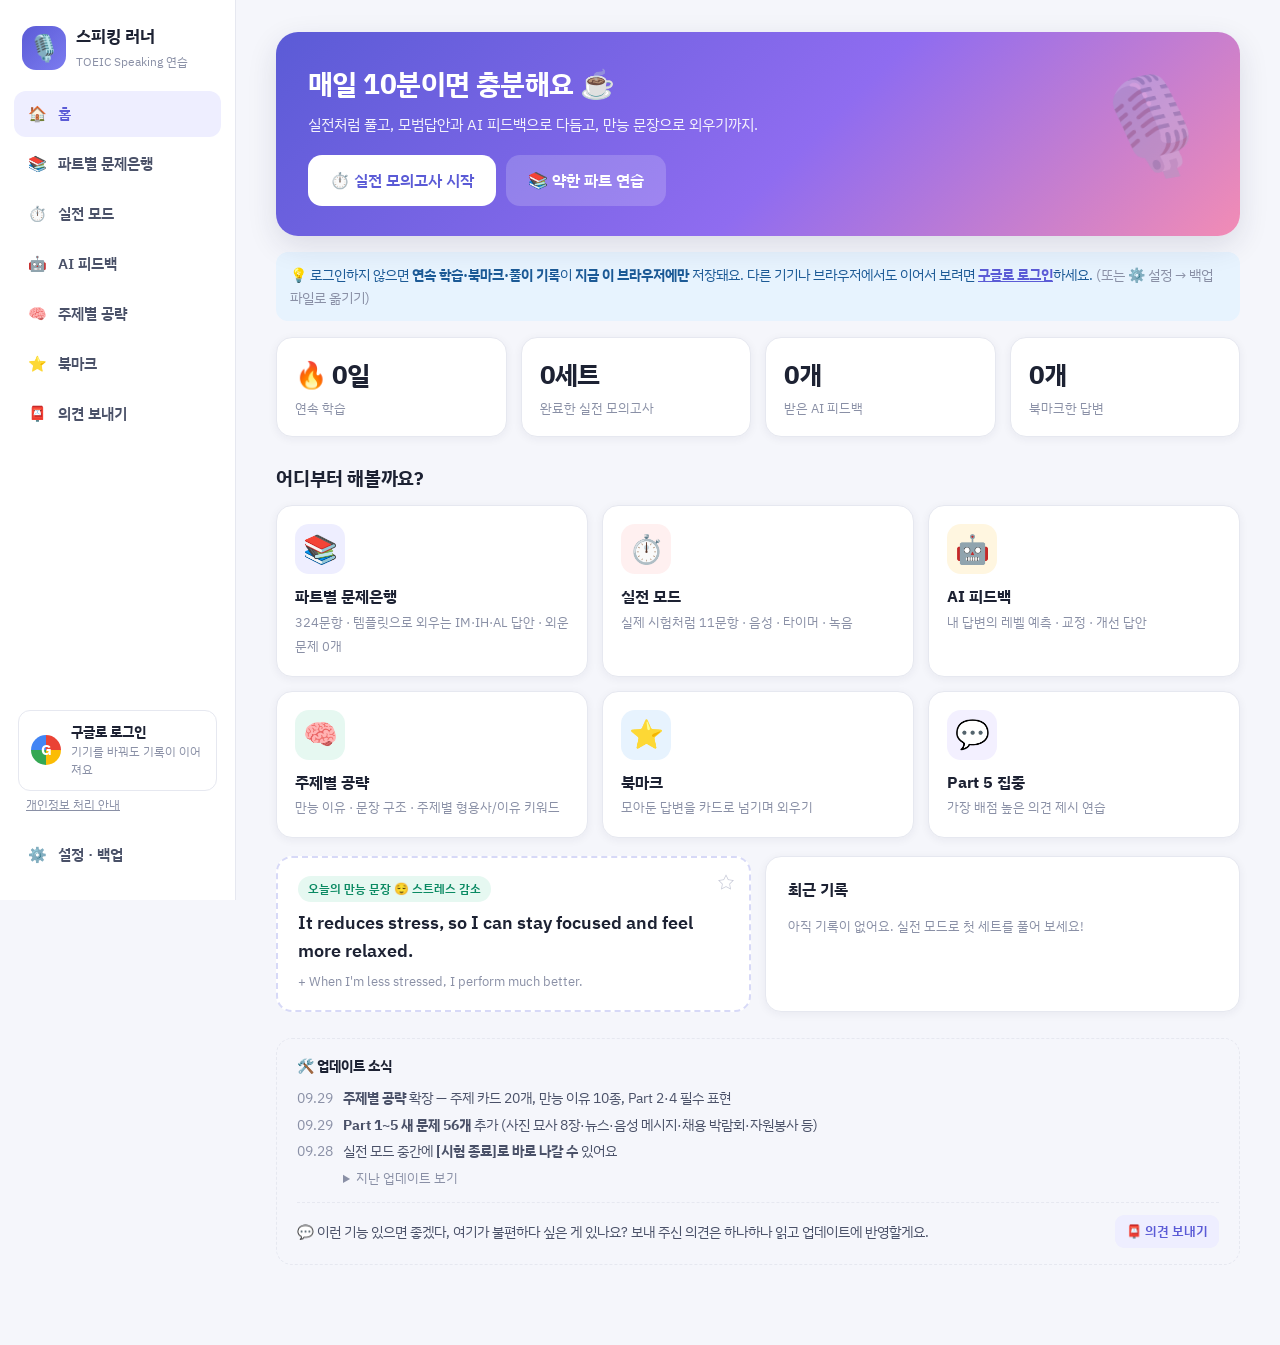
<file: index.html>
<!DOCTYPE html>
<html lang="ko">
<head>
  <meta charset="UTF-8">
  <meta name="viewport" content="width=device-width, initial-scale=1.0">
  <meta http-equiv="Cache-Control" content="no-cache">
  <title>스피킹 러너 · 무료 토익스피킹(토스) 연습 · 모범답안 · 실전 모의고사</title>
  <!-- 검색엔진(구글·네이버) -->
  <meta name="description" content="무료 토익스피킹(토스) 연습 사이트. 실제 시험 화면과 같은 실전 모의고사, 파트별 문제은행과 IM·IH·AL 모범답안, 만능 문장, AI 피드백까지. 가입 없이 바로 시작하세요.">
  <meta name="keywords" content="스피킹 러너, 토스 연습, 토익스피킹 연습, 토스 모범답안, 토익스피킹 모범답안, 토스 만능 답변, 토익스피킹 만능 문장, 토스 모의고사, 토익스피킹 모의고사">
  <meta name="robots" content="index, follow">
  <meta name="google-site-verification" content="pQwYVoPoT9oxBN-feRYFg4t_xcYgm1i5ByrRf6qwfuY">
  <link rel="canonical" href="https://rondangmu.github.io/speaking-runner/">
  <!-- 링크 공유 미리보기 (카톡·블로그·페이스북 = og, 트위터 = twitter) -->
  <meta property="og:type" content="website">
  <meta property="og:site_name" content="스피킹 러너">
  <meta property="og:title" content="스피킹 러너 · 무료 토익스피킹(토스) 연습">
  <meta property="og:description" content="실제 시험 화면과 같은 실전 모의고사, 파트별 모범답안, 만능 문장, AI 피드백까지. 가입 없이 바로 시작하세요.">
  <meta property="og:url" content="https://rondangmu.github.io/speaking-runner/">
  <meta property="og:image" content="https://rondangmu.github.io/speaking-runner/img/og-image.png">
  <meta property="og:image:width" content="1200">
  <meta property="og:image:height" content="630">
  <meta property="og:locale" content="ko_KR">
  <meta name="twitter:card" content="summary_large_image">
  <meta name="twitter:title" content="스피킹 러너 · 무료 토익스피킹(토스) 연습">
  <meta name="twitter:description" content="실전 모의고사 · 파트별 모범답안 · 만능 문장 · AI 피드백. 가입 없이 바로 시작!">
  <meta name="twitter:image" content="https://rondangmu.github.io/speaking-runner/img/og-image.png">
  <script type="application/ld+json">
  {"@context":"https://schema.org","@type":"WebApplication","name":"스피킹 러너","alternateName":"Speaking Runner","url":"https://rondangmu.github.io/speaking-runner/","applicationCategory":"EducationalApplication","operatingSystem":"Web","inLanguage":"ko","description":"무료 토익스피킹(토스) 연습 사이트. 실전 모의고사, 파트별 문제은행과 IM·IH·AL 모범답안, 만능 문장, AI 피드백.","offers":{"@type":"Offer","price":"0","priceCurrency":"KRW"}}
  </script>
  <link rel="stylesheet" href="https://fonts.googleapis.com/css2?family=IBM+Plex+Sans+KR:wght@400;500;600;700&display=swap">
  <link rel="stylesheet" href="css/style.css?v=202609291312">
</head>
<body>
  <div class="app">
    <header class="m-top">
      <button class="menu-btn" id="menuBtn" aria-label="메뉴 열기" aria-expanded="false">☰</button>
      <a class="brand" href="#home"><span class="brand-logo">🎙️</span><span><b>스피킹 러너</b></span></a>
    </header>
    <div class="scrim" id="scrim"></div>
    <aside class="sidebar" id="sidebar">
      <a class="brand" href="#home">
        <span class="brand-logo">🎙️</span>
        <span><b>스피킹 러너</b><small>TOEIC Speaking 연습</small></span>
      </a>
      <nav class="nav">
        <a href="#home" data-nav="home"><span>🏠</span>홈</a>
        <a href="#bank" data-nav="bank"><span>📚</span>파트별 문제은행</a>
        <a href="#mock" data-nav="mock"><span>⏱️</span>실전 모드</a>
        <a href="#feedback" data-nav="feedback"><span>🤖</span>AI 피드백</a>
        <a href="#topics" data-nav="topics"><span>🧠</span>주제별 공략</a>
        <a href="#bookmarks" data-nav="bookmarks"><span>⭐</span>북마크 <em id="bmCount" class="nav-badge"></em></a>
        <a href="#opinion" data-nav="opinion"><span>📮</span>의견 보내기</a>
      </nav>
      <div class="acct" id="acct"></div>
      <button class="nav-settings" id="openSettings"><span>⚙️</span>설정 · 백업</button>
    </aside>
    <main class="main" id="view">
      <!-- 자바스크립트를 읽지 못하는 검색 로봇용 소개 (사이트가 뜨면 바로 실제 화면으로 바뀜) -->
      <h1>스피킹 러너 · 무료 토익스피킹(토스) 연습</h1>
      <p>스피킹 러너는 토익스피킹(토스)을 혼자 준비하는 사람을 위한 무료 연습 사이트예요. 가입 없이 바로 시작할 수 있어요.</p>
      <ul>
        <li><b>실전 모의고사</b> — 실제 토스 시험 화면과 같은 순서·시간으로 11문항을 풀고 녹음해요.</li>
        <li><b>파트별 문제은행</b> — Part 1~5 문제와 IM·IH·AL 수준별 토스 모범답안을 제공해요.</li>
        <li><b>주제별 공략</b> — 어떤 질문에도 쓸 수 있는 토스 만능 답변·만능 문장을 외워요.</li>
        <li><b>AI 피드백</b> — 내 답변을 AI에게 첨삭받아 등급과 고칠 점을 확인해요.</li>
        <li><b>북마크</b> — 외우고 싶은 답변을 모아 카드로 복습해요.</li>
      </ul>
    </main>
  </div>

  <!-- 실전 모드 CBT 화면 -->
  <div id="cbt" class="cbt hidden" aria-live="polite"></div>

  <!-- 모달 -->
  <div id="modal" class="modal hidden"><div class="modal-box" id="modalBox"></div></div>
  <div id="toast" class="toast"></div>

  <script src="js/data-bank.js?v=202609291312"></script>
  <script src="js/data-p1.js?v=202609291312"></script>
  <script src="js/data-p2.js?v=202609291312"></script>
  <script src="js/data-p3.js?v=202609291312"></script>
  <script src="js/data-p4.js?v=202609291312"></script>
  <script src="js/data-p5.js?v=202609291312"></script>
  <script src="js/data-topics.js?v=202609291312"></script>
  <script src="js/data-kits.js?v=202609291312"></script>
  <script src="js/app.js?v=202609291312"></script>
</body>
</html>
</file>
<file: css/style.css>
/* ============ 기본 ============ */
:root {
  --bg: #f5f6fb;
  --card: #ffffff;
  --ink: #1d2233;
  --ink-2: #4a5168;
  --muted: #8a90a6;
  --line: #e6e8f0;
  --primary: #5b5bd6;
  --primary-2: #7c7cf0;
  --primary-soft: #eeeeff;
  --mint: #12b886;
  --mint-soft: #e6f8f1;
  --coral: #ff6b6b;
  --coral-soft: #fff0f0;
  --amber: #f59f00;
  --amber-soft: #fff6e0;
  --sky: #228be6;
  --sky-soft: #e7f3fe;
  --radius: 16px;
  --shadow: 0 2px 10px rgba(30, 35, 70, .06);
  --shadow-lg: 0 10px 30px rgba(30, 35, 70, .12);
}
* { box-sizing: border-box; }
html, body { margin: 0; }
body {
  font-family: 'IBM Plex Sans KR', 'Pretendard', 'Malgun Gothic', 'Apple SD Gothic Neo', -apple-system, 'Segoe UI', sans-serif;
  background: var(--bg); color: var(--ink); font-size: 15px; line-height: 1.6;
  -webkit-font-smoothing: antialiased;
}
button, input, select, textarea { font: inherit; color: inherit; }
a { color: var(--primary); }
.hidden { display: none !important; }

/* ============ 레이아웃 ============ */
.app { display: flex; min-height: 100vh; }
.sidebar {
  width: 236px; flex-shrink: 0; background: var(--card); border-right: 1px solid var(--line);
  padding: 22px 14px; display: flex; flex-direction: column; gap: 18px;
  position: sticky; top: 0; height: 100vh;
}
.brand { display: flex; align-items: center; gap: 10px; text-decoration: none; color: var(--ink); padding: 0 8px; }
.brand-logo { font-size: 26px; width: 44px; height: 44px; display: grid; place-items: center; background: linear-gradient(135deg, var(--primary), var(--primary-2)); border-radius: 14px; }
.brand b { display: block; font-size: 17px; }
.brand small { color: var(--muted); font-size: 12px; }
.nav { display: flex; flex-direction: column; gap: 4px; }
.nav a, .nav-settings {
  display: flex; align-items: center; gap: 10px; padding: 11px 12px; border-radius: 12px;
  text-decoration: none; color: var(--ink-2); font-weight: 600; border: 0; background: none; cursor: pointer; text-align: left;
}
.nav a span, .nav-settings span { width: 22px; text-align: center; }
.nav a:hover, .nav-settings:hover { background: var(--bg); }
.nav a.active { background: var(--primary-soft); color: var(--primary); }
.nav-badge { margin-left: auto; font-style: normal; font-size: 12px; background: var(--amber); color: #fff; border-radius: 99px; padding: 0 8px; }
.nav-badge:empty { display: none; }
.nav-settings { margin-top: 0; }
/* 구글 로그인 · 계정 */
.acct { margin-top: auto; padding: 0 4px; }
.acct-login { width: 100%; display: flex; align-items: center; gap: 10px; padding: 10px 12px; border: 1px solid var(--line); border-radius: 12px; background: var(--card); cursor: pointer; text-align: left; }
.acct-login:hover { background: var(--bg); }
.acct-login:disabled { opacity: .6; cursor: wait; }
.acct-login b, .acct-user b { display: block; font-size: 14px; }
.acct-login small, .acct-user small { display: block; font-size: 11.5px; color: var(--muted); }
.acct .g { width: 30px; height: 30px; flex-shrink: 0; border-radius: 50%; display: grid; place-items: center; font-weight: 700; color: #fff; background: conic-gradient(#ea4335 0 25%, #fbbc05 0 50%, #34a853 0 75%, #4285f4 0); }
.acct-user { display: flex; align-items: center; gap: 10px; padding: 6px 8px; }
.acct-user img { width: 32px; height: 32px; border-radius: 50%; flex-shrink: 0; }
.acct-user b { overflow: hidden; text-overflow: ellipsis; white-space: nowrap; max-width: 160px; }
.acct-links, .acct-privacy { display: block; font-size: 12px; color: var(--muted); padding: 4px 8px 0; }
.acct-links button { border: 0; background: none; color: var(--muted); cursor: pointer; padding: 0; font-size: 12px; text-decoration: underline; }
.acct-privacy { text-decoration: underline; color: var(--muted); }
/* 홈 맨 아래 업데이트 소식 (작고 조용하게) */
.updates { margin-top: 26px; padding: 16px 20px; border: 1px dashed var(--line); border-radius: var(--radius); font-size: 13.5px; color: var(--ink-2); }
.updates h3 { font-size: 14px; margin: 0 0 8px; color: var(--ink); }
.updates ul { list-style: none; margin: 0; padding: 0; }
.updates li { display: flex; gap: 8px; align-items: baseline; padding: 3px 0; line-height: 1.5; }
.up-date { flex-shrink: 0; width: 38px; color: var(--muted); font-variant-numeric: tabular-nums; }
.up-new { flex-shrink: 0; font-size: 10px; font-weight: 700; color: #fff; background: var(--coral, #ff6b6b); border-radius: 4px; padding: 1px 5px; letter-spacing: .03em; }
.updates details summary { cursor: pointer; color: var(--muted); font-size: 12.5px; margin: 4px 0 2px 46px; }
.up-cta { display: flex; align-items: center; gap: 10px; flex-wrap: wrap; margin-top: 12px; padding-top: 12px; border-top: 1px dashed var(--line); }
.up-cta span { flex: 1; min-width: 220px; }
details.adv { margin: 4px 0 6px; padding: 8px 12px; border: 1px dashed var(--line); border-radius: 10px; }
details.adv > summary { cursor: pointer; font-size: 13px; color: var(--muted); font-weight: 600; }
.local-notice { margin: 16px 0 0; line-height: 1.6; }
.link-btn { border: 0; background: none; padding: 0; font: inherit; font-weight: 700; color: var(--primary); text-decoration: underline; cursor: pointer; }
.privacy h3 { margin: 18px 0 6px; } .privacy h3:first-child { margin-top: 0; }
.privacy ul { margin: 0; padding-left: 20px; line-height: 1.7; color: var(--ink-2); }
.main { flex: 1; min-width: 0; padding: 32px 40px 80px; max-width: 1160px; }

/* ============ 공통 컴포넌트 ============ */
.page-head { margin-bottom: 22px; }
.page-head h1 { font-size: 26px; margin: 0 0 4px; letter-spacing: -0.02em; }
.page-head p { margin: 0; color: var(--ink-2); }
.card { background: var(--card); border: 1px solid var(--line); border-radius: var(--radius); padding: 20px 22px; box-shadow: var(--shadow); }
.card + .card { margin-top: 14px; }
.grid { display: grid; gap: 14px; }
.grid-2 { grid-template-columns: repeat(2, minmax(0, 1fr)); }
.grid-3 { grid-template-columns: repeat(3, minmax(0, 1fr)); }
.grid-4 { grid-template-columns: repeat(4, minmax(0, 1fr)); }
.row { display: flex; align-items: center; gap: 10px; flex-wrap: wrap; }
.spacer { flex: 1; }
.muted { color: var(--muted); }
.small { font-size: 13px; }
h2 { font-size: 19px; margin: 0 0 12px; letter-spacing: -0.01em; }
h3 { font-size: 16px; margin: 0 0 8px; }

.btn {
  display: inline-flex; align-items: center; gap: 6px; padding: 9px 16px; border-radius: 11px; border: 1px solid var(--line);
  background: #fff; cursor: pointer; font-weight: 600; font-size: 14px; text-decoration: none; color: var(--ink); transition: .15s;
  white-space: nowrap; flex-shrink: 0;
}
.btn:hover { border-color: #c9ccdb; transform: translateY(-1px); }
.btn:disabled { opacity: .5; cursor: not-allowed; transform: none; }
.btn-primary { background: var(--primary); border-color: var(--primary); color: #fff; }
.btn-primary:hover { background: #4b4bc4; border-color: #4b4bc4; }
.btn-mint { background: var(--mint); border-color: var(--mint); color: #fff; }
.btn-soft { background: var(--primary-soft); border-color: transparent; color: var(--primary); }
.btn-ghost { background: transparent; border-color: transparent; color: var(--ink-2); }
.btn-danger { color: var(--coral); }
.btn-lg { padding: 13px 22px; font-size: 16px; border-radius: 14px; }
.btn-sm { padding: 5px 10px; font-size: 13px; border-radius: 9px; }

.chip { display: inline-flex; align-items: center; gap: 4px; padding: 3px 10px; border-radius: 99px; font-size: 12px; font-weight: 600; background: var(--bg); color: var(--ink-2); }
.chip-primary { background: var(--primary-soft); color: var(--primary); }
.chip-mint { background: var(--mint-soft); color: #0b8a63; }
.chip-coral { background: var(--coral-soft); color: #e03131; }
.chip-amber { background: var(--amber-soft); color: #c77700; }
.chip-sky { background: var(--sky-soft); color: #1971c2; }

.tabs { display: flex; gap: 6px; flex-wrap: wrap; margin-bottom: 16px; }
.tab { padding: 9px 16px; border-radius: 12px; border: 1px solid var(--line); background: #fff; cursor: pointer; font-weight: 600; color: var(--ink-2); }
.tab.active { background: var(--ink); color: #fff; border-color: var(--ink); }
.tab small { font-weight: 500; opacity: .7; margin-left: 4px; }

.input, .textarea, .select {
  width: 100%; padding: 10px 12px; border: 1px solid var(--line); border-radius: 11px; background: #fff; outline: none;
}
.input:focus, .textarea:focus, .select:focus { border-color: var(--primary); box-shadow: 0 0 0 3px var(--primary-soft); }
.textarea { resize: vertical; min-height: 90px; line-height: 1.6; }
label.field { display: block; margin-bottom: 12px; }
label.field > span { display: block; font-weight: 600; font-size: 13px; margin-bottom: 5px; color: var(--ink-2); }

.notice { padding: 12px 14px; border-radius: 12px; background: var(--amber-soft); color: #8a5a00; font-size: 14px; }
.notice.info { background: var(--sky-soft); color: #1c5a96; }
.notice.ok { background: var(--mint-soft); color: #0b6e50; }

/* ============ 홈 ============ */
.hero {
  background: linear-gradient(135deg, #5b5bd6 0%, #8f6cf0 55%, #f28cb5 100%); color: #fff; border-radius: 22px; padding: 30px 32px;
  position: relative; overflow: hidden; box-shadow: var(--shadow-lg);
}
.hero h1 { margin: 0 0 6px; font-size: 28px; letter-spacing: -0.02em; }
.hero p { margin: 0 0 18px; opacity: .92; }
.hero .btn { border: 0; }
.hero .btn-white { background: #fff; color: var(--primary); }
.hero .btn-glass { background: rgba(255,255,255,.18); color: #fff; }
.hero-emoji { position: absolute; right: 28px; top: 16px; font-size: 96px; opacity: .25; transform: rotate(-10deg); }
.stat { background: var(--card); border: 1px solid var(--line); border-radius: var(--radius); padding: 16px 18px; box-shadow: var(--shadow); }
.stat b { display: block; font-size: 26px; letter-spacing: -0.02em; }
.stat span { color: var(--muted); font-size: 13px; }
.go-card { display: block; text-decoration: none; color: var(--ink); background: var(--card); border: 1px solid var(--line); border-radius: var(--radius); padding: 18px; box-shadow: var(--shadow); transition: .15s; }
.go-card:hover { transform: translateY(-3px); box-shadow: var(--shadow-lg); }
.go-card .ico { font-size: 28px; width: 50px; height: 50px; border-radius: 14px; display: grid; place-items: center; margin-bottom: 10px; }
.go-card b { display: block; font-size: 16px; }
.go-card span { color: var(--muted); font-size: 13px; }
.daily { background: var(--card); border: 2px dashed #d7d9f7; border-radius: var(--radius); padding: 18px 20px; }
.daily .en { font-size: 18px; font-weight: 600; margin: 6px 0; }

/* ============ 문제은행 ============ */
.part-info { background: linear-gradient(180deg, #fff, #fafaff); }
.part-info .meta { display: flex; gap: 8px; flex-wrap: wrap; margin: 6px 0 12px; }
.tip-list { margin: 0; padding-left: 18px; color: var(--ink-2); }
.tip-list li { margin: 3px 0; }
.template { background: var(--bg); border-radius: 12px; padding: 10px 14px; font-family: 'Consolas', monospace; font-size: 13.5px; color: var(--ink-2); }
.template div { padding: 2px 0; }
.qcard { background: var(--card); border: 1px solid var(--line); border-radius: var(--radius); padding: 20px 22px; box-shadow: var(--shadow); margin-bottom: 14px; }
.qcard-head { display: flex; align-items: center; gap: 8px; margin-bottom: 12px; flex-wrap: wrap; }
.qcard-actions { display: flex; gap: 8px; flex-wrap: wrap; margin-top: 14px; }
.readtext { font-size: 16.5px; line-height: 1.85; background: #fbfbfe; border: 1px solid var(--line); border-radius: 12px; padding: 14px 16px; }
.qimg { width: 100%; max-width: 560px; border-radius: 12px; display: block; border: 1px solid var(--line); background: #eee; aspect-ratio: 3/2; object-fit: cover; }
.qimg-fallback { max-width: 560px; border-radius: 12px; padding: 14px; background: var(--bg); color: var(--ink-2); font-size: 14px; }
.kw { display: flex; gap: 6px; flex-wrap: wrap; margin-top: 10px; }
.intro { color: var(--ink-2); font-style: italic; background: var(--bg); padding: 10px 14px; border-radius: 12px; margin-bottom: 10px; }
.sq { display: flex; gap: 10px; padding: 8px 0; border-top: 1px dashed var(--line); }
.sq:first-of-type { border-top: 0; }
.sq-num { flex-shrink: 0; width: 34px; height: 26px; border-radius: 8px; background: var(--primary-soft); color: var(--primary); font-weight: 700; font-size: 13px; display: grid; place-items: center; }
.info-table { width: 100%; border-collapse: collapse; font-size: 14px; margin-top: 6px; }
.info-table th, .info-table td { border: 1px solid var(--line); padding: 7px 10px; text-align: left; vertical-align: top; }
.info-table th { background: var(--bg); font-weight: 700; }
.info-title { text-align: center; font-weight: 800; font-size: 16px; }
.info-sub { text-align: center; color: var(--ink-2); font-size: 13.5px; white-space: pre-line; margin-bottom: 6px; }
.q5 { font-size: 16px; white-space: pre-line; background: #fbfbfe; border: 1px solid var(--line); border-radius: 12px; padding: 14px 16px; }

.answers { margin-top: 14px; border-top: 1px solid var(--line); padding-top: 14px; }
.answers h4 { margin: 12px 0 6px; font-size: 14px; color: var(--ink-2); }
.lvl-tabs { display: inline-flex; background: var(--bg); padding: 4px; border-radius: 11px; gap: 2px; margin-bottom: 8px; }
.lvl-btn { border: 0; background: transparent; padding: 5px 14px; border-radius: 8px; font-weight: 700; cursor: pointer; color: var(--ink-2); font-size: 13px; }
.lvl-btn.active { background: #fff; box-shadow: var(--shadow); color: var(--primary); }
.lvl-btn[data-lvl="IM"].active { color: var(--mint); }
.lvl-btn[data-lvl="AL"].active { color: var(--coral); }
.ans { position: relative; background: #fbfbfe; border: 1px solid var(--line); border-left: 4px solid var(--primary); border-radius: 12px; padding: 12px 44px 12px 14px; line-height: 1.75; white-space: pre-line; }
.ans.lv-IM { border-left-color: var(--mint); }
.ans.lv-AL { border-left-color: var(--coral); }
.ans.my { border-left-color: var(--sky); }
.ans.ai { border-left-color: var(--amber); }
.ans + .ans { margin-top: 8px; }
.guide { font-size: 16px; line-height: 2; }
.guide b { color: var(--primary); }

/* 북마크 버튼 */
.bm { position: absolute; top: 8px; right: 8px; width: 30px; height: 30px; border: 0; border-radius: 8px; background: transparent; cursor: pointer; font-size: 18px; color: #c5c8d6; line-height: 1; }
.bm:hover { background: var(--amber-soft); color: var(--amber); }
.bm.on { color: var(--amber); }
.bm-inline { position: static; width: auto; height: auto; padding: 2px 6px; }

/* ============ 실전 모드 준비 ============ */
.mock-hero { display: grid; grid-template-columns: 1.4fr 1fr; gap: 16px; }
.flow { display: flex; gap: 8px; flex-wrap: wrap; }
.flow .step { flex: 1; min-width: 120px; background: var(--bg); border-radius: 12px; padding: 10px 12px; font-size: 13px; }
.flow .step b { display: block; font-size: 14px; }
.opt { display: flex; gap: 12px; align-items: flex-start; padding: 14px; border: 2px solid var(--line); border-radius: 14px; cursor: pointer; margin-bottom: 10px; }
.opt:has(input:checked) { border-color: var(--primary); background: var(--primary-soft); }
.opt input { margin-top: 4px; width: 18px; height: 18px; accent-color: var(--primary); }
.opt b { display: block; }
.opt span { color: var(--ink-2); font-size: 13.5px; }
/* 의견 보내기 */
.opinion-form { max-width: 760px; }
.opinion-types { display: grid; grid-template-columns: repeat(3, minmax(0, 1fr)); gap: 10px; }
.opinion-types .opt { margin-bottom: 0; }
.opinion-thanks { max-width: 560px; margin: 40px auto; text-align: center; padding: 40px 24px; }
.opinion-thanks h1 { font-size: 24px; margin: 10px 0 8px; }
.opinion-thanks p { color: var(--ink-2); line-height: 1.7; margin: 0; }
@media (max-width: 760px) { .opinion-types { grid-template-columns: 1fr; } }

/* ============ AI 피드백 ============ */
.fb-layout { display: grid; grid-template-columns: 260px minmax(0, 1fr); gap: 18px; align-items: start; }
.history { position: sticky; top: 20px; }
.history-item { display: block; width: 100%; text-align: left; padding: 10px 12px; border-radius: 11px; border: 1px solid transparent; background: none; cursor: pointer; }
.history-item:hover { background: var(--bg); }
.history-item.active { background: var(--primary-soft); border-color: #d7d7fb; }
.history-item b { display: block; font-size: 14px; }
.history-item span { font-size: 12px; color: var(--muted); }
.meter { height: 6px; background: var(--bg); border-radius: 99px; margin: 10px 0 12px; overflow: hidden; }
.meter i { display: block; height: 100%; background: linear-gradient(90deg, var(--mint), var(--amber), var(--coral)); border-radius: 99px; }
.fb-opts { display: grid; grid-template-columns: repeat(3, minmax(0, 1fr)); gap: 8px; margin-top: 12px; }
.fb-opt { display: flex; gap: 8px; align-items: flex-start; padding: 10px; border: 1px solid var(--line); border-radius: 12px; cursor: pointer; }
.fb-opt:has(input:checked) { border-color: var(--primary); background: var(--primary-soft); }
.fb-opt input { margin-top: 3px; accent-color: var(--primary); }
.fb-opt b { display: block; font-size: 14px; }
.fb-opt small { color: var(--ink-2); font-size: 12px; line-height: 1.4; display: block; }
.fb-text { white-space: pre-wrap; line-height: 1.75; font-size: 14.5px; }
.fb-q { background: var(--card); border: 1px solid var(--line); border-radius: var(--radius); padding: 18px 20px; box-shadow: var(--shadow); margin-bottom: 14px; }
.fb-q details summary { cursor: pointer; color: var(--primary); font-weight: 600; font-size: 13.5px; margin: 8px 0; }
.fb-result { margin-top: 14px; border-radius: 14px; border: 1px solid #f3dca6; background: #fffdf6; padding: 16px; }
.fb-level { display: flex; align-items: center; gap: 12px; flex-wrap: wrap; margin-bottom: 10px; }
.fb-level .lv { font-size: 22px; font-weight: 800; color: var(--primary); }
.corr { width: 100%; border-collapse: collapse; font-size: 14px; margin: 6px 0 10px; }
.corr td, .corr th { border-bottom: 1px solid #f0e6cc; padding: 8px 6px; vertical-align: top; text-align: left; }
.corr th { font-size: 12.5px; color: var(--muted); }
.corr .from { color: #c92a2a; text-decoration: line-through; text-decoration-color: rgba(201,42,42,.4); }
.corr .to { color: #087f5b; font-weight: 600; }
.spinner { display: inline-block; width: 16px; height: 16px; border: 2px solid rgba(0,0,0,.15); border-top-color: var(--primary); border-radius: 50%; animation: spin .8s linear infinite; vertical-align: -3px; }
@keyframes spin { to { transform: rotate(360deg); } }
audio { width: 100%; max-width: 420px; height: 38px; }

/* ============ 주제별 공략 ============ */
.uni-grid { display: grid; grid-template-columns: repeat(5, minmax(0, 1fr)); gap: 10px; }
.uni { position: relative; background: var(--card); border: 1px solid var(--line); border-radius: 14px; padding: 14px 40px 14px 14px; box-shadow: var(--shadow); cursor: pointer; }
.uni .e { font-size: 22px; }
.uni b { display: block; margin: 2px 0 4px; }
.uni .en { font-size: 13.5px; color: var(--ink-2); }
.topic { background: var(--card); border: 1px solid var(--line); border-radius: var(--radius); box-shadow: var(--shadow); margin-bottom: 14px; overflow: hidden; }
.topic-head { display: flex; align-items: center; gap: 12px; padding: 16px 20px; cursor: pointer; }
.topic-head .e { font-size: 28px; }
.topic-head b { font-size: 17px; }
.topic-body { padding: 0 20px 20px; }
.topic.collapsed .topic-body { display: none; }
.core { background: linear-gradient(135deg, var(--primary-soft), #f6efff); border-radius: 14px; padding: 14px 44px 14px 16px; position: relative; margin-bottom: 12px; }
.core .en { font-size: 17px; font-weight: 700; color: #3b3bb3; }
.src { position: relative; display: grid; grid-template-columns: 80px minmax(0,1fr); gap: 10px; padding: 10px 40px 10px 0; border-bottom: 1px dashed var(--line); }
.src .lbl { font-size: 12.5px; font-weight: 700; color: var(--primary); padding-top: 2px; }
.src .ko { color: var(--ink-2); font-size: 14px; }
.src .en { font-weight: 600; }
.flip .en { filter: blur(6px); cursor: pointer; user-select: none; transition: .2s; }
.flip .en.show { filter: none; }
.exp-list { display: flex; flex-wrap: wrap; gap: 8px; margin-top: 8px; }
.exp { position: relative; background: var(--bg); border-radius: 10px; padding: 6px 34px 6px 10px; font-size: 13.5px; }
.exp b { color: var(--ink); }
.exp .bm { top: 2px; right: 2px; width: 26px; height: 26px; font-size: 15px; }
.qexamples { margin: 0 0 10px; padding-left: 18px; color: var(--ink-2); font-size: 13.5px; }

/* ============ 북마크 ============ */
.bm-item { position: relative; background: var(--card); border: 1px solid var(--line); border-radius: 14px; padding: 14px 46px 14px 16px; box-shadow: var(--shadow); margin-bottom: 10px; }
.bm-item .t { font-size: 13px; color: var(--muted); margin-bottom: 4px; display: flex; gap: 6px; flex-wrap: wrap; align-items: center; }
.bm-item .c { white-space: pre-line; line-height: 1.7; }
.memo-mode .bm-item .c { filter: blur(7px); cursor: pointer; user-select: none; transition: .2s; }
.memo-mode .bm-item .c.show { filter: none; }
.empty { text-align: center; padding: 50px 20px; color: var(--muted); }
.empty .e { font-size: 44px; }

/* ============ 모달 · 토스트 ============ */
.modal { position: fixed; inset: 0; background: rgba(20, 22, 40, .45); display: grid; place-items: center; z-index: 50; padding: 20px; }
.modal-box { background: #fff; border-radius: 20px; width: min(640px, 100%); max-height: 88vh; overflow: auto; padding: 24px 26px; box-shadow: var(--shadow-lg); }
.modal-box h2 { display: flex; align-items: center; }
.toast { position: fixed; left: 50%; bottom: 28px; transform: translateX(-50%) translateY(20px); background: var(--ink); color: #fff; padding: 11px 18px; border-radius: 12px; opacity: 0; pointer-events: none; transition: .25s; z-index: 200; font-size: 14px; }
.toast.show { opacity: 1; transform: translateX(-50%) translateY(0); }

/* 확인창 (confirm 대체) */
.ask { position: fixed; inset: 0; background: rgba(20, 22, 40, .45); display: grid; place-items: center; z-index: 300; padding: 20px; }
.ask-box { background: #fff; border-radius: 18px; width: min(420px, 100%); padding: 22px 22px 18px; box-shadow: var(--shadow-lg); }
.ask-box p { margin: 0 0 18px; font-size: 15.5px; line-height: 1.6; }
.btn-danger-fill { background: var(--coral); border-color: var(--coral); color: #fff; }

/* ============ 고도화: 템플릿 강조 · 뼈대 ============ */
.tpl { background: linear-gradient(transparent 55%, #dcdcff 55%); color: #3b3bb3; font-weight: 700; border-radius: 2px; }
.ans.lv-IM .tpl { background: linear-gradient(transparent 55%, #c9f2e3 55%); color: #0b7a57; }
.ans.lv-AL .tpl { background: linear-gradient(transparent 55%, #ffd9d9 55%); color: #c92a2a; }
.skel { background: #fafbff; border: 1px dashed #cfd2f5; border-radius: 12px; padding: 10px 14px; margin: 6px 0 10px; }
.skel-title { font-size: 12.5px; font-weight: 700; color: var(--primary); margin-bottom: 6px; }
.skel-row { display: grid; grid-template-columns: 76px minmax(0, 1fr); gap: 10px; padding: 3px 0; font-size: 14px; }
.skel-row span { font-size: 12px; font-weight: 700; color: var(--ink-2); background: var(--bg); border-radius: 6px; text-align: center; padding: 2px 4px; height: fit-content; }

/* 문제은행 목록 */
.bank-bar { margin-top: 14px; padding: 14px 18px; }
.seg { display: inline-flex; background: var(--bg); padding: 3px; border-radius: 11px; gap: 2px; }
.seg button { border: 0; background: transparent; padding: 6px 12px; border-radius: 8px; font-weight: 600; font-size: 13px; cursor: pointer; color: var(--ink-2); white-space: nowrap; }
.seg button.active { background: #fff; color: var(--primary); box-shadow: var(--shadow); }
.qcard .qcard-head { cursor: pointer; margin-bottom: 0; flex-wrap: nowrap; }
.qcard:not(.collapsed) .qcard-head { margin-bottom: 14px; }
.qcard.collapsed { padding: 12px 18px; }
.qcard.collapsed .qcard-body { display: none; }
.qcard.collapsed:hover { border-color: #c9ccdb; }
.qnum { flex-shrink: 0; min-width: 30px; height: 26px; border-radius: 8px; background: var(--bg); color: var(--ink-2); font-weight: 700; font-size: 13px; display: grid; place-items: center; }
.qcard-head b { white-space: nowrap; }
/* 문제은행 카테고리 묶음 */
.cat-group { margin-bottom: 12px; border: 1px solid var(--line); border-radius: var(--radius); background: var(--card); box-shadow: var(--shadow); }
.cat-group > summary { list-style: none; display: flex; align-items: center; gap: 10px; padding: 16px 20px; cursor: pointer; font-weight: 700; font-size: 16px; }
.cat-group > summary::-webkit-details-marker { display: none; }
.cat-group > summary::before { content: '▸'; color: var(--muted); transition: transform .15s; }
.cat-group[open] > summary::before { transform: rotate(90deg); }
.cat-group > summary:hover { background: var(--bg); border-radius: var(--radius); }
.cat-count { font-size: 13px; font-weight: 600; color: var(--muted); white-space: nowrap; }
.cat-body { padding: 0 14px 4px; }
.cat-body .qcard { box-shadow: none; }
@media (max-width: 760px) { .cat-group > summary { padding: 14px; font-size: 15px; flex-wrap: wrap; } .cat-body { padding: 0 8px 2px; } }
.qprev { color: var(--muted); font-size: 13.5px; white-space: nowrap; overflow: hidden; text-overflow: ellipsis; min-width: 0; flex: 1; }
.qcard:not(.collapsed) .qprev { display: none; }
.st-btns { display: inline-flex; gap: 4px; flex-shrink: 0; }
.st-btn { border: 1px solid var(--line); background: #fff; width: 32px; height: 30px; border-radius: 8px; cursor: pointer; filter: grayscale(1); opacity: .5; }
.st-btn:hover { opacity: 1; }
.st-btn.on { filter: none; opacity: 1; }
.st-btn.on.hard { background: var(--coral-soft); border-color: #ffc9c9; }
.st-btn.on.done { background: var(--mint-soft); border-color: #b2f2d8; }
.qcard[data-st="done"] { border-left: 4px solid var(--mint); }
.qcard[data-st="hard"] { border-left: 4px solid var(--coral); }
.caret { color: var(--muted); transition: .2s; flex-shrink: 0; }
.qcard:not(.collapsed) .caret { transform: rotate(180deg); }
.qcard.flash { box-shadow: 0 0 0 3px var(--primary-2); }

/* AI 피드백 단계 */
.steps { display: flex; gap: 6px; flex-wrap: wrap; margin-top: 12px; }
.step-pill { display: flex; align-items: center; gap: 6px; padding: 6px 12px; border-radius: 99px; background: var(--bg); color: var(--muted); font-size: 13px; font-weight: 600; }
.step-pill b { color: inherit; }
.step-pill.on { background: var(--mint-soft); color: #0b7a57; }

/* 주제별 공략 키트 */
.ktabs { display: flex; gap: 4px; flex-wrap: wrap; border-bottom: 1px solid var(--line); margin-bottom: 12px; }
.ktab { border: 0; background: none; padding: 8px 12px; font-weight: 700; font-size: 14px; color: var(--muted); cursor: pointer; border-bottom: 2px solid transparent; margin-bottom: -1px; }
.ktab.active { color: var(--primary); border-bottom-color: var(--primary); }
.kit-st { position: relative; padding: 8px 40px 8px 0; border-bottom: 1px dashed var(--line); }
.kit-st b.en { color: #3b3bb3; }
.kit-ex { font-size: 13.5px; color: var(--ink-2); margin-top: 2px; }
.struct-lib { margin-top: 26px; }
.struct-lib summary { cursor: pointer; list-style: none; }
.struct-lib summary::-webkit-details-marker { display: none; }
.struct-grid { display: grid; grid-template-columns: repeat(2, minmax(0, 1fr)); gap: 12px; margin-top: 12px; }
.struct-card { background: var(--card); border: 1px solid var(--line); border-radius: 14px; padding: 14px 16px; box-shadow: var(--shadow); }
.struct-card h3 { font-size: 15px; }
.struct-card .kit-st:last-child { border-bottom: 0; }

/* 북마크 · 카드 */
.done-btn { margin-left: auto; border: 1px solid var(--line); background: #fff; border-radius: 8px; padding: 2px 10px; font-size: 12.5px; font-weight: 600; cursor: pointer; color: var(--ink-2); }
.done-btn.on { background: var(--mint-soft); border-color: #b2f2d8; color: #0b7a57; }
.bm-item.is-done { opacity: .75; }
.fc-card { background: linear-gradient(160deg, #fff, #f6f5ff); border: 1px solid #dcdcff; border-radius: 18px; padding: 26px 26px 20px; min-height: 240px; cursor: pointer; box-shadow: var(--shadow); }
.fc-title { font-size: 18px; font-weight: 800; }
.fc-content { margin-top: 16px; font-size: 17px; line-height: 1.8; white-space: pre-line; transition: .2s; }
.fc-content.blurred { filter: blur(8px); user-select: none; }
.fc-hint { text-align: center; color: var(--muted); font-size: 13px; margin-top: 10px; }

/* ============ CBT (실제 시험 스타일) ============ */
/* 실제 시험 화면 참고: 남색→자주 그라데이션 상단 바, 연한 노란 본문, 하단 안내 스크립트 띠, 가운데 팝업 */
.cbt { position: fixed; inset: 0; z-index: 100; background: #fbf6d9; display: flex; flex-direction: column; font-family: Arial, 'Pretendard', 'Malgun Gothic', sans-serif; color: #1b1b1b; }
.cbt-top { height: 56px; flex-shrink: 0; background: linear-gradient(90deg, #2e4a86 0%, #4a3f78 55%, #86303f 100%); color: #fff; display: flex; align-items: center; padding: 0 18px; gap: 14px; }
.cbt-logo { line-height: 1.05; font-weight: 700; font-size: 13px; letter-spacing: .03em; }
.cbt-logo b { display: inline-block; margin-top: 2px; font-size: 12px; font-style: italic; border: 1.5px solid #fff; border-radius: 50%; padding: 1px 6px; }
.cbt-top .title { font-weight: 700; font-size: 16px; letter-spacing: .02em; }
.cbt-top .qn { margin-left: auto; font-weight: 700; font-size: 15px; letter-spacing: .02em; }
.cbt-top .rec { display: none; align-items: center; gap: 6px; font-size: 12px; background: rgba(255,255,255,.14); padding: 4px 9px; border-radius: 4px; }
.cbt-top .rec.on { display: flex; }
.cbt-top .rec i { width: 9px; height: 9px; background: #ff4d4f; border-radius: 50%; animation: blink 1s infinite; }
.cbt-vol { position: relative; background: #1f2f5c; color: #fff; border: 1px solid #9fb0dc; border-radius: 12px; font-size: 11px; font-weight: 700; letter-spacing: .06em; padding: 4px 12px; cursor: pointer; }
.cbt-volbox { position: absolute; top: 60px; right: 14px; z-index: 3; background: #fff; border: 1px solid #86303f; padding: 10px 14px; box-shadow: 0 4px 14px rgba(0,0,0,.2); display: flex; align-items: center; gap: 8px; font-size: 13px; color: #333; }
@keyframes blink { 50% { opacity: .25; } }
.cbt-body { flex: 1; overflow: auto; display: flex; justify-content: center; padding: 28px 20px; }
.cbt-panel { width: min(980px, 100%); padding: 10px 24px; display: flex; flex-direction: column; min-height: 100%; }
.cbt-dir-title { font-size: 22px; font-weight: 700; margin-bottom: 14px; color: #1f2f5c; text-align: center; }
.cbt-intro-table { border-collapse: collapse; margin: 16px auto; background: #fff; font-size: 15px; }
.cbt-intro-table th { background: #3a4a7e; color: #fff; padding: 7px 14px; }
.cbt-intro-table td { border: 1px solid #b9b39a; padding: 6px 14px; text-align: center; }
.cbt-guide { flex-shrink: 0; background: #efe6c0; border-top: 1px solid #d8cb93; padding: 8px 20px; display: flex; gap: 14px; align-items: flex-start; font-size: 13.5px; color: #3b3521; min-height: 52px; }
.cbt-guide > b { white-space: nowrap; color: #6b5a1f; }
.cbt-guide ol { margin: 0; padding-left: 18px; line-height: 1.55; }
.cbt-pop { position: absolute; inset: 0; z-index: 4; display: grid; place-items: center; background: rgba(0,0,0,.08); }
.cbt-pop-box { width: min(380px, 86vw); background: #fff; border: 2px solid #86303f; box-shadow: 0 8px 30px rgba(0,0,0,.25); }
.cbt-pop-box .hd { background: linear-gradient(90deg, #2e4a86, #86303f); color: #fff; font-weight: 700; font-size: 13px; padding: 6px 12px; letter-spacing: .04em; }
.cbt-pop-box .bd { padding: 30px 16px; text-align: center; font-size: 26px; font-weight: 700; color: #86303f; }
.cbt-review { display: flex; flex-wrap: wrap; gap: 14px 18px; justify-content: center; margin: 20px auto; max-width: 620px; }
.cbt-que { position: relative; width: 84px; height: 48px; border-radius: 50%; border: 0; cursor: pointer; background: radial-gradient(ellipse at 35% 30%, #7d8fc6, #2e3f78 70%); color: #fff; font-weight: 700; font-size: 13px; line-height: 1.1; box-shadow: 0 2px 4px rgba(0,0,0,.3); }
.cbt-que small { display: block; font-size: 10px; font-weight: 400; opacity: .85; }
.cbt-que.done::before { content: '✔'; position: absolute; left: -6px; top: -6px; width: 20px; height: 20px; border-radius: 4px; background: #f2c14e; color: #7a3b00; font-size: 12px; display: grid; place-items: center; }
.cbt-que.playing { outline: 3px solid #f2c14e; }
.cbt-submit { display: block; margin: 18px auto 0; background: linear-gradient(180deg, #c2506a, #86303f); color: #fff; border: 0; font-size: 22px; font-weight: 700; letter-spacing: .06em; padding: 12px 46px; cursor: pointer; box-shadow: 0 3px 8px rgba(0,0,0,.25); }
.cbt-dir { font-size: 18px; line-height: 1.7; }
.cbt-text { font-size: 21px; line-height: 1.9; }
.cbt-q { font-size: 20px; line-height: 1.7; white-space: pre-line; }
.cbt-intro { font-size: 18px; line-height: 1.7; margin-bottom: 18px; color: #333; }
.cbt-img { display: block; margin: 0 auto; max-width: 100%; max-height: 52vh; border: 1px solid #ccc; }
.cbt-panel .info-table { font-size: 15.5px; }
.cbt-panel .info-table { background: #fff; }
.cbt-panel .info-table th { background: #eef1f5; }
.cbt-status { margin-top: auto; padding-top: 22px; display: flex; flex-direction: column; align-items: center; gap: 12px; }
.cbt-listen { font-size: 15px; color: #26344d; display: flex; align-items: center; gap: 8px; min-height: 22px; }
.cbt-listen .wave { display: inline-flex; gap: 3px; align-items: flex-end; height: 16px; }
.cbt-listen .wave i { width: 3px; background: #3d6fb6; animation: wave 1s infinite ease-in-out; }
.cbt-listen .wave i:nth-child(2) { animation-delay: .15s; } .cbt-listen .wave i:nth-child(3) { animation-delay: .3s; } .cbt-listen .wave i:nth-child(4) { animation-delay: .45s; }
@keyframes wave { 0%, 100% { height: 4px; } 50% { height: 16px; } }
.timer-box { border: 2px solid #1f2f5c; min-width: 260px; text-align: center; background: #fff; }
.timer-box .lbl { background: #1f2f5c; color: #fff; font-weight: 700; font-size: 14px; letter-spacing: .08em; padding: 6px 14px; }
.timer-box.resp .lbl { background: #86303f; }
.timer-box.resp { border-color: #86303f; }
.timer-box .time { font-size: 30px; font-weight: 700; padding: 6px 14px 4px; font-variant-numeric: tabular-nums; letter-spacing: .04em; }
.timer-box .bar { height: 5px; background: #e5e8ee; }
.timer-box .bar i { display: block; height: 100%; background: #3d6fb6; width: 100%; transition: width .1s linear; }
.timer-box.resp .bar i { background: #d9480f; }
.caption { width: min(760px, 100%); background: #fffbe6; border: 1px solid #f1d37a; padding: 12px 16px; font-size: 16px; line-height: 1.6; border-radius: 4px; }
.caption b { color: #8a5a00; font-size: 13px; display: block; margin-bottom: 2px; }
.cbt-bottom { flex-shrink: 0; min-height: 40px; background: #e4e1d6; border-top: 1px solid #cfc9b3; display: flex; flex-wrap: wrap; align-items: center; gap: 6px; padding: 5px 16px; }
.cbt-btn { padding: 5px 12px; border: 1px solid #8e99aa; background: linear-gradient(180deg, #fff, #e3e7ed); border-radius: 3px; cursor: pointer; font-weight: 700; font-size: 12.5px; color: #26344d; }
.cbt-btn:hover { background: #fff; }
.cbt-btn.primary { background: linear-gradient(180deg, #4b6ea8, #2f4b7c); color: #fff; border-color: #2f4b7c; }
.cbt-btn.on { background: #fff3bf; border-color: #e0b200; }

@media (max-width: 1000px) {
  .grid-4 { grid-template-columns: repeat(2, minmax(0, 1fr)); }
  .uni-grid { grid-template-columns: repeat(2, minmax(0, 1fr)); }
  .fb-layout, .mock-hero, .struct-grid { grid-template-columns: 1fr; }
  .fb-opts { grid-template-columns: repeat(2, minmax(0, 1fr)); }
  .qprev { display: none; }
  .history { position: static; }
}
/* 휴대폰 상단 바 + ☰ 메뉴 (넓은 화면에선 숨김) */
.m-top, .scrim { display: none; }
@media (max-width: 760px) {
  .app { flex-direction: column; }
  .m-top { display: flex; align-items: center; gap: 8px; position: sticky; top: 0; z-index: 40; background: var(--card); border-bottom: 1px solid var(--line); padding: 8px 12px; }
  .m-top .brand-logo { width: 34px; height: 34px; font-size: 20px; border-radius: 10px; }
  .m-top .brand b { font-size: 16px; }
  .menu-btn { width: 42px; height: 42px; border: 0; background: none; font-size: 24px; cursor: pointer; border-radius: 10px; color: var(--ink); }
  .menu-btn:hover { background: var(--bg); }
  .sidebar { position: fixed; top: 0; left: 0; z-index: 60; height: 100%; width: min(280px, 82vw); overflow-y: auto; transform: translateX(-105%); transition: transform .22s ease; box-shadow: 4px 0 24px rgba(0,0,0,.18); }
  .menu-open .sidebar { transform: none; }
  .scrim { position: fixed; inset: 0; z-index: 50; background: rgba(15,20,40,.4); }
  .menu-open .scrim { display: block; }
  .main { padding: 18px 16px 60px; }
  .grid-2, .grid-3 { grid-template-columns: 1fr; }
  /* 실전 화면 */
  .cbt-top { height: auto; min-height: 50px; padding: 6px 12px; gap: 10px; flex-wrap: wrap; }
  .cbt-top .title { display: none; }
  .cbt-body { padding: 16px 8px; }
  .cbt-panel { padding: 4px 8px; }
  .cbt-dir-title { font-size: 18px; }
  .cbt-dir, .cbt-intro { font-size: 16px; }
  .cbt-text { font-size: 17px; line-height: 1.75; }
  .cbt-q { font-size: 17px; }
  .cbt-intro-table { font-size: 12.5px; }
  .cbt-intro-table th, .cbt-intro-table td { padding: 5px 6px; }
  .timer-box { min-width: 200px; }
  .timer-box .time { font-size: 24px; }
  .cbt-guide { padding: 6px 12px; font-size: 12.5px; flex-direction: column; gap: 2px; }
  .cbt-que { width: 70px; height: 42px; }
}
</file>
